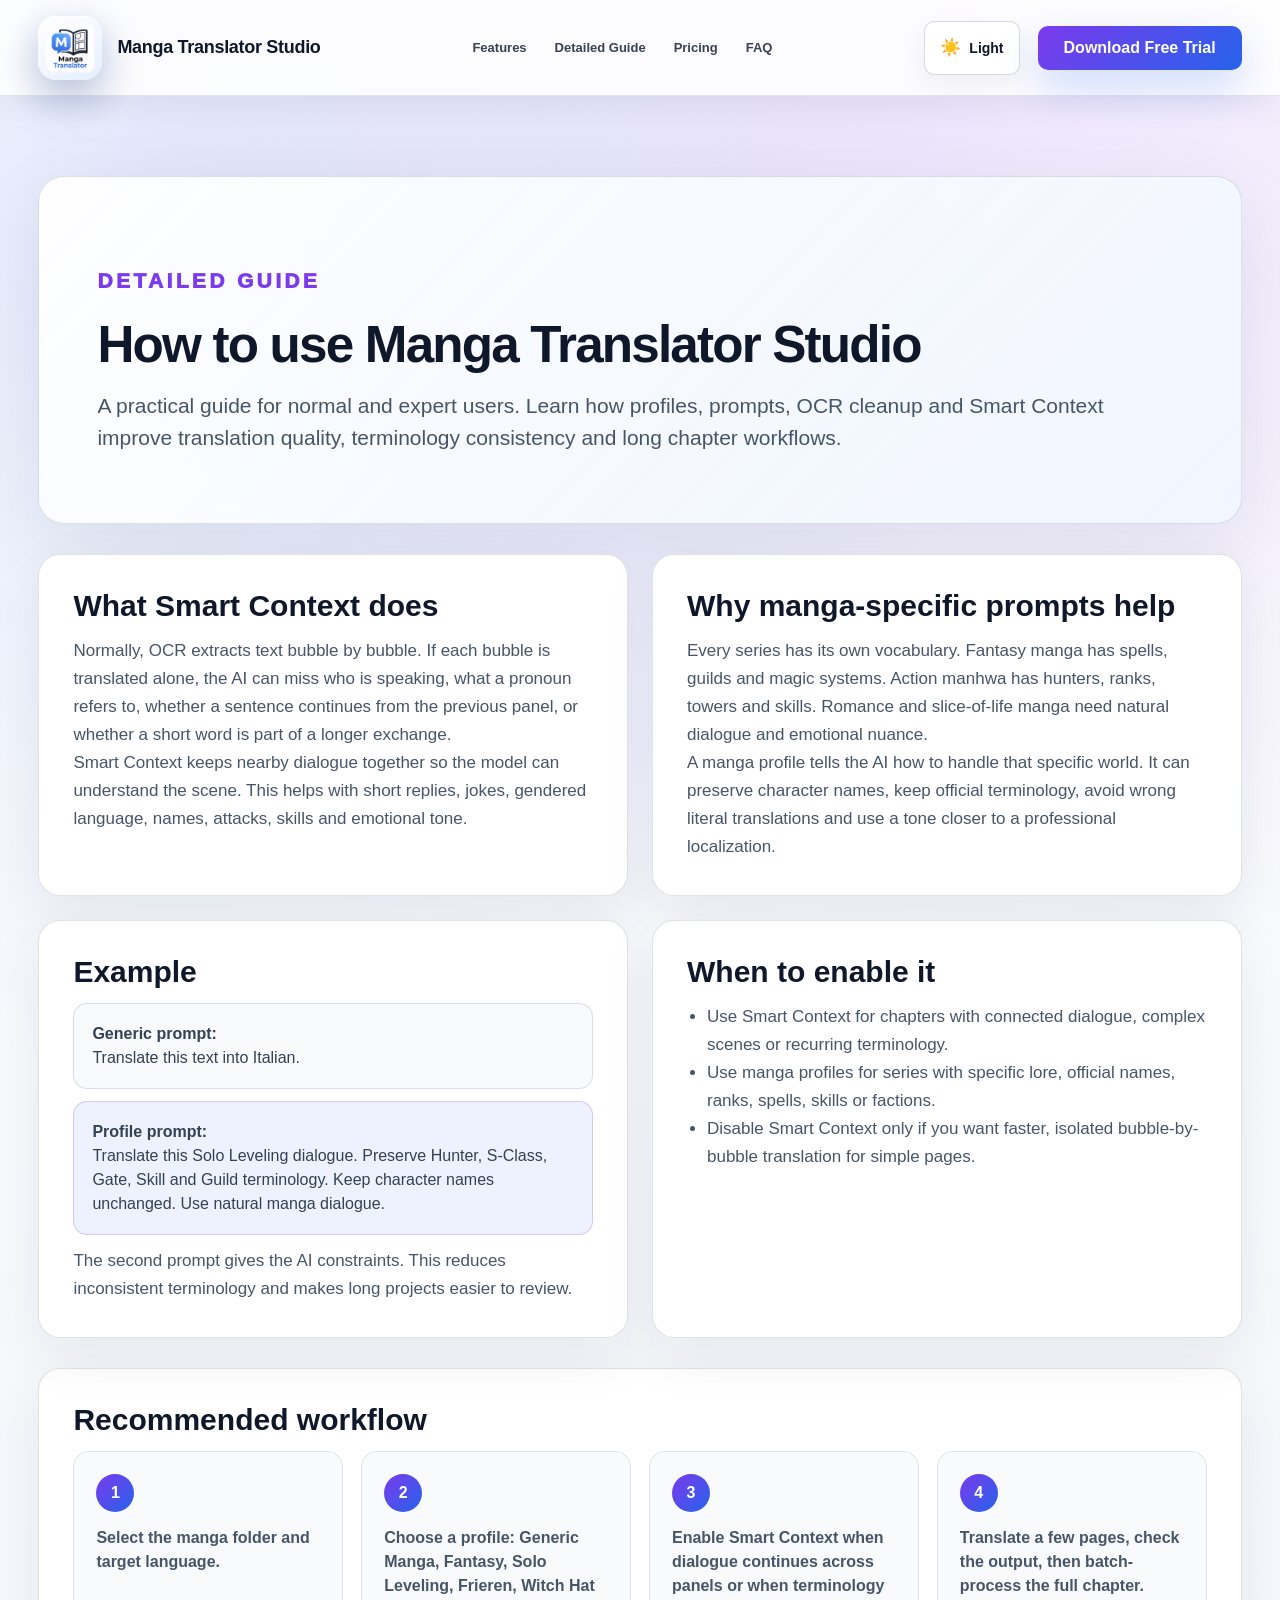
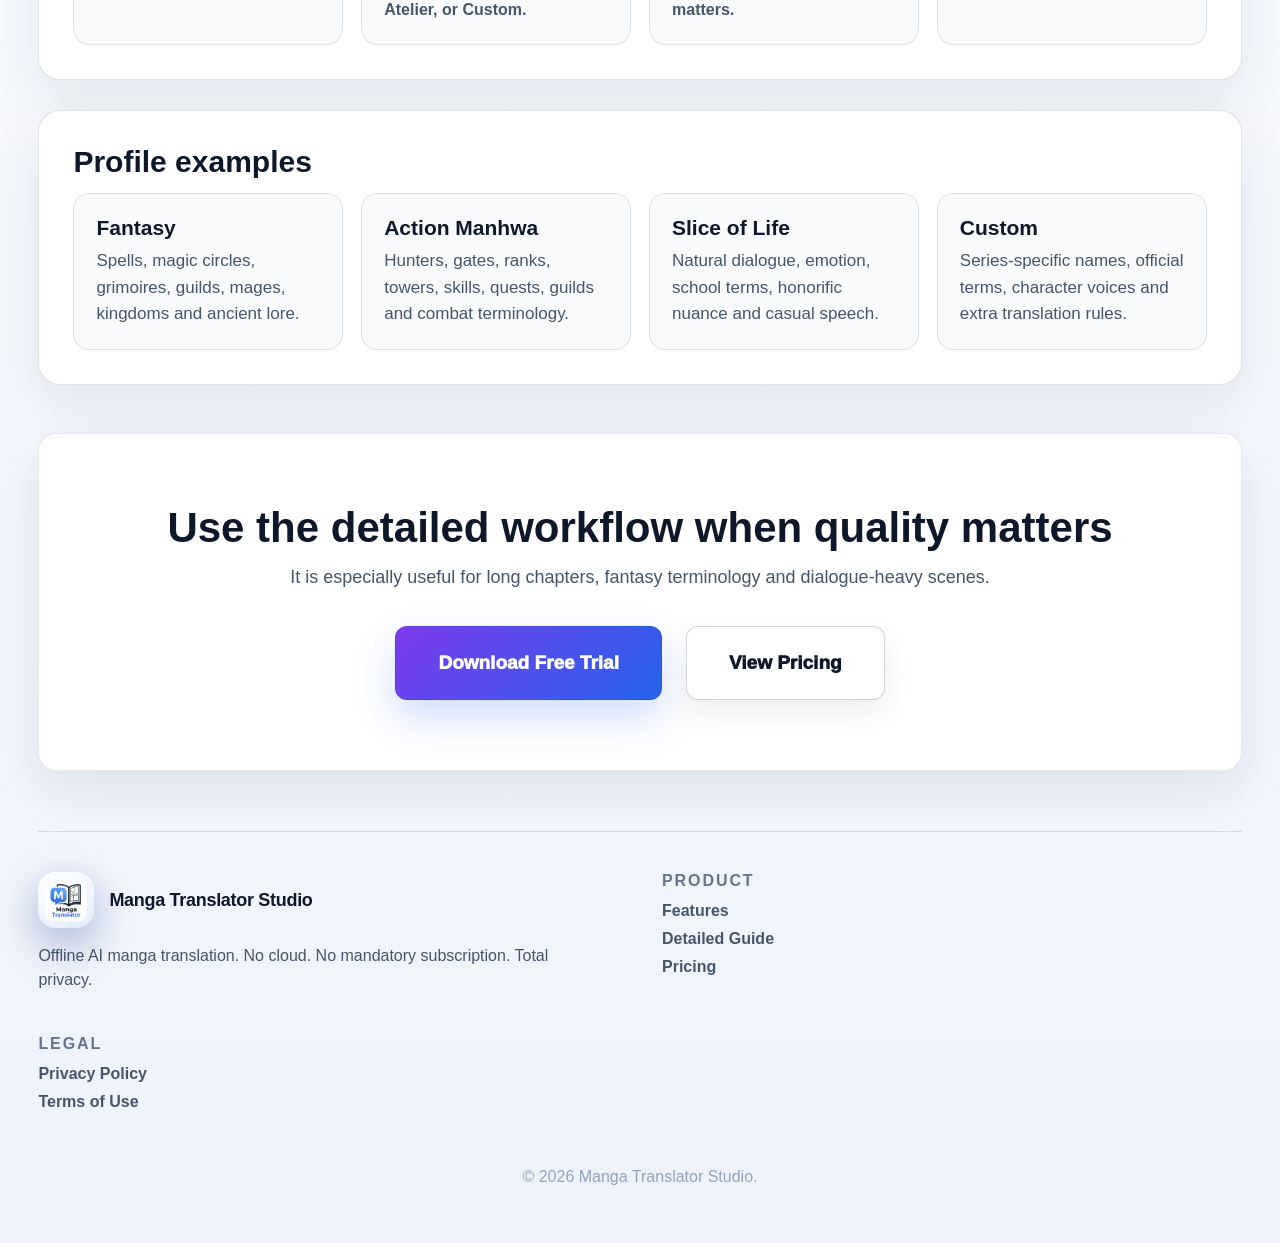
<file: smart-context.html>
<!DOCTYPE html>
<html lang="en">
<head>
  <meta charset="UTF-8" />
  <meta name="viewport" content="width=device-width, initial-scale=1.0" />
  <title>Detailed Guide | Manga Translator Studio</title>
  <meta name="description" content="Learn how to use Manga Translator Studio, profiles, prompts and Smart Context for better manga translation quality." />
  <link rel="icon" type="image/png" href="assets/logo/logo.png" />
  <link rel="apple-touch-icon" href="assets/logo/logo.png" />
  <link rel="stylesheet" href="style.css" />
</head>
<body>
<header class="site-header">
  <div class="nav-shell">
    <a class="brand" href="index.html#top" aria-label="Manga Translator Studio"><img class="brand-logo" src="assets/logo/logo.png" alt="Manga Translator Studio logo" /><span class="brand-text">Manga Translator Studio</span></a>
    <nav class="main-nav" aria-label="Main navigation">
      <a href="index.html#features">Features</a>
      <a href="smart-context.html">Detailed Guide</a>
      <a href="index.html#pricing">Pricing</a>
      <a href="index.html#faq">FAQ</a>
    </nav>
    <div class="nav-actions"><button id="themeToggle" class="theme-toggle" type="button" aria-label="Switch theme" title="Switch theme"><span class="theme-icon">☀️</span><span class="theme-text">Light</span></button><a class="top-download" href="index.html#download">Download Free Trial</a></div>
  </div>
</header>
<main class="guide-page">
  <section class="section-wide guide-hero">
    <p class="eyebrow">DETAILED GUIDE</p>
    <h1>How to use Manga Translator Studio</h1>
    <p>A practical guide for normal and expert users. Learn how profiles, prompts, OCR cleanup and Smart Context improve translation quality, terminology consistency and long chapter workflows.</p>
  </section>

  <section class="section-wide guide-grid">
    <article>
      <h2>What Smart Context does</h2>
      <p>Normally, OCR extracts text bubble by bubble. If each bubble is translated alone, the AI can miss who is speaking, what a pronoun refers to, whether a sentence continues from the previous panel, or whether a short word is part of a longer exchange.</p>
      <p>Smart Context keeps nearby dialogue together so the model can understand the scene. This helps with short replies, jokes, gendered language, names, attacks, skills and emotional tone.</p>
    </article>
    <article>
      <h2>Why manga-specific prompts help</h2>
      <p>Every series has its own vocabulary. Fantasy manga has spells, guilds and magic systems. Action manhwa has hunters, ranks, towers and skills. Romance and slice-of-life manga need natural dialogue and emotional nuance.</p>
      <p>A manga profile tells the AI how to handle that specific world. It can preserve character names, keep official terminology, avoid wrong literal translations and use a tone closer to a professional localization.</p>
    </article>
    <article>
      <h2>Example</h2>
      <div class="guide-example"><b>Generic prompt:</b><br />Translate this text into Italian.</div>
      <div class="guide-example good"><b>Profile prompt:</b><br />Translate this Solo Leveling dialogue. Preserve Hunter, S-Class, Gate, Skill and Guild terminology. Keep character names unchanged. Use natural manga dialogue.</div>
      <p>The second prompt gives the AI constraints. This reduces inconsistent terminology and makes long projects easier to review.</p>
    </article>
    <article>
      <h2>When to enable it</h2>
      <ul>
        <li>Use Smart Context for chapters with connected dialogue, complex scenes or recurring terminology.</li>
        <li>Use manga profiles for series with specific lore, official names, ranks, spells, skills or factions.</li>
        <li>Disable Smart Context only if you want faster, isolated bubble-by-bubble translation for simple pages.</li>
      </ul>
    </article>
  </section>

  <section class="section-wide guide-section">
    <h2>Recommended workflow</h2>
    <div class="guide-steps">
      <div><b>1</b><span>Select the manga folder and target language.</span></div>
      <div><b>2</b><span>Choose a profile: Generic Manga, Fantasy, Solo Leveling, Frieren, Witch Hat Atelier, or Custom.</span></div>
      <div><b>3</b><span>Enable Smart Context when dialogue continues across panels or when terminology matters.</span></div>
      <div><b>4</b><span>Translate a few pages, check the output, then batch-process the full chapter.</span></div>
    </div>
  </section>

  <section class="section-wide guide-section">
    <h2>Profile examples</h2>
    <div class="profile-grid">
      <div><h3>Fantasy</h3><p>Spells, magic circles, grimoires, guilds, mages, kingdoms and ancient lore.</p></div>
      <div><h3>Action Manhwa</h3><p>Hunters, gates, ranks, towers, skills, quests, guilds and combat terminology.</p></div>
      <div><h3>Slice of Life</h3><p>Natural dialogue, emotion, school terms, honorific nuance and casual speech.</p></div>
      <div><h3>Custom</h3><p>Series-specific names, official terms, character voices and extra translation rules.</p></div>
    </div>
  </section>

  <section class="section-wide cta-panel"><h2>Use the detailed workflow when quality matters</h2><p>It is especially useful for long chapters, fantasy terminology and dialogue-heavy scenes.</p><div class="hero-actions center"><a class="btn primary" href="index.html#download">Download Free Trial</a><a class="btn secondary" href="index.html#pricing">View Pricing</a></div></section>
</main>
<footer class="site-footer"><div><a class="brand footer-brand" href="index.html#top"><img class="brand-logo" src="assets/logo/logo.png" alt="Manga Translator Studio logo" /><span class="brand-text">Manga Translator Studio</span></a><p>Offline AI manga translation. No cloud. No mandatory subscription. Total privacy.</p></div><div><h4>Product</h4><a href="index.html#features">Features</a><a href="smart-context.html">Detailed Guide</a><a href="index.html#pricing">Pricing</a></div><div><h4>Legal</h4><a href="privacy.html">Privacy Policy</a><a href="#">Terms of Use</a></div><p class="copyright">© 2026 Manga Translator Studio.</p></footer>
<script src="i18n.js"></script><script src="site.js"></script>
</body>
</html>
</file>
<file: style.css>
*{box-sizing:border-box;margin:0;padding:0}html{scroll-behavior:smooth}body{font-family:Inter,Segoe UI,Arial,sans-serif;background:#030913;color:#f7f7ff;overflow-x:hidden;background-image:radial-gradient(circle at 70% 0%,rgba(72,54,174,.22),transparent 34%),radial-gradient(circle at 20% 20%,rgba(0,119,255,.13),transparent 28%)}a{text-decoration:none;color:inherit}img{display:block;max-width:100%}:root{--page:94vw;--max:3540px;--header:122px;--panel:rgba(10,20,36,.72);--panel2:rgba(13,26,45,.82);--line:rgba(142,166,205,.18);--muted:#aab4c8;--blue:#2388ff;--purple:#7c3cff;--pink:#ff3da6;--shadow:0 28px 100px rgba(0,0,0,.34)}.section-wide{width:var(--page);max-width:var(--max);margin-inline:auto}.site-header{position:sticky;top:0;height:var(--header);z-index:50;background:rgba(3,9,19,.82);backdrop-filter:blur(22px);border-bottom:1px solid var(--line)}.nav-shell{height:100%;display:flex;align-items:center;justify-content:space-between;gap:42px;width:var(--page);max-width:var(--max);margin:auto}.brand{display:flex;align-items:center;gap:15px}.brand-mark{width:48px;height:48px;border-radius:11px;background:linear-gradient(135deg,#ffb42b,#ff6a00);display:grid;place-items:center;color:#0b0c10;font-weight:1000;font-size:24px;box-shadow:0 0 0 1px rgba(255,255,255,.16) inset}.brand-text{font-size:23px;font-weight:900;letter-spacing:-.3px}.main-nav{display:flex;align-items:center;gap:48px;font-size:16px;font-weight:750;color:#e9ecff}.main-nav a{opacity:.92}.main-nav a:hover{color:#8c6dff}.nav-actions{display:flex;align-items:center;gap:18px}.language-select{height:54px;min-width:178px;border:1px solid var(--line);border-radius:10px;background:#07101d;color:#fff;padding:0 18px;font-weight:800}.top-download{height:54px;padding:0 26px;border-radius:10px;display:inline-flex;align-items:center;font-weight:900;background:linear-gradient(135deg,var(--purple),var(--blue));box-shadow:0 12px 34px rgba(71,95,255,.28)}.hero{min-height:700px;display:grid;grid-template-columns:1.05fr .95fr;gap:64px;align-items:center;padding:52px 0 24px}.eyebrow{font-size:17px;font-weight:1000;letter-spacing:.16em;text-transform:uppercase;color:#8b5cff;margin-bottom:22px}.hero h1{font-size:clamp(58px,4.1vw,108px);line-height:.98;letter-spacing:-2.5px;max-width:980px}.hero h1 span{display:block;background:linear-gradient(90deg,#8a3ffc,#2f8cff 70%);-webkit-background-clip:text;background-clip:text;color:transparent}.hero-subtitle{font-size:24px;line-height:1.45;color:#d5d9eb;max-width:940px;margin-top:28px}.hero-pills{display:flex;flex-wrap:wrap;gap:14px;margin-top:28px}.hero-pills span{display:flex;align-items:center;gap:10px;padding:13px 18px;border:1px solid var(--line);border-radius:10px;background:rgba(9,20,38,.64);color:#f4f6ff}.hero-pills i{font-style:normal;color:#4d91ff}.hero-actions{display:flex;gap:24px;margin-top:46px}.hero-actions.center{justify-content:center}.btn{height:74px;display:inline-flex;align-items:center;justify-content:center;gap:14px;border-radius:12px;padding:0 42px;font-size:19px;font-weight:1000;border:1px solid var(--line)}.btn svg{width:24px;height:24px;fill:none;stroke:currentColor;stroke-width:2.4;stroke-linecap:round;stroke-linejoin:round}.btn.primary{background:linear-gradient(135deg,var(--purple),var(--blue));box-shadow:0 20px 48px rgba(61,103,255,.34)}.btn.secondary{background:rgba(5,12,24,.7);border-color:rgba(255,255,255,.18)}.trial-note{margin-top:22px;color:#bac1d4;font-size:17px}.app-frame{border:1px solid rgba(139,154,190,.24);background:linear-gradient(180deg,rgba(18,24,36,.9),rgba(5,10,18,.9));border-radius:24px;padding:14px;box-shadow:var(--shadow);max-width:1320px;justify-self:end}.app-frame img{width:100%;border-radius:15px}.gallery-showcase{position:relative;margin-top:0;border:1px solid var(--line);border-radius:18px;background:linear-gradient(180deg,rgba(8,20,37,.82),rgba(5,13,25,.78));box-shadow:var(--shadow);padding:22px 96px 34px}.gallery-title{display:flex;align-items:center;justify-content:center;gap:18px;text-align:center;margin-bottom:16px}.title-icon{width:32px;height:32px;display:grid;place-items:center;color:#8a4fff;border:1px solid rgba(139,92,246,.5);border-radius:6px;font-weight:1000}.gallery-title h2{font-size:26px;line-height:1.05}.gallery-title p{color:#c3cadb;margin-top:5px;font-size:15px}.gallery-title strong{display:inline-block;margin-top:8px;font-size:14px;color:#8fb8ff;text-transform:uppercase;letter-spacing:.12em}.translation-gallery{display:flex;gap:34px;overflow:hidden;scroll-behavior:smooth;padding:4px 0 18px}.gallery-card{flex:0 0 clamp(680px,40vw,1060px);height:560px;border:1px solid rgba(255,255,255,.14);border-radius:12px;background:#111827;overflow:hidden;position:relative;cursor:pointer;box-shadow:0 12px 34px rgba(0,0,0,.28);padding:0}.gallery-card img{width:100%;height:100%;object-fit:contain;filter:contrast(1.06);background:#050914}.gallery-card:hover,.gallery-card.active{outline:3px solid var(--purple);box-shadow:0 0 28px rgba(124,60,255,.45)}.gallery-card span{position:absolute;left:0;right:0;bottom:0;background:linear-gradient(transparent,rgba(0,0,0,.88));padding:40px 12px 10px;text-align:left;font-size:15px;font-weight:900;color:white}.gallery-empty,.gallery-loading{width:100%;padding:48px 24px;text-align:center;border:1px dashed rgba(139,92,246,.4);border-radius:14px;color:#b7c1d8;background:rgba(255,255,255,.035)}.gallery-arrow{position:absolute;top:58%;transform:translateY(-50%);width:58px;height:58px;border:0;border-radius:50%;background:rgba(23,32,52,.92);color:#fff;font-size:42px;z-index:3;cursor:pointer}.gallery-arrow.left{left:28px}.gallery-arrow.right{right:28px}.gallery-dots{display:flex;justify-content:center;gap:12px;margin-top:8px}.gallery-dots button{width:12px;height:12px;border-radius:50%;border:0;background:rgba(255,255,255,.18)}.gallery-dots button.active{background:#784bff}.feature-cards{display:grid;grid-template-columns:repeat(6,1fr);gap:24px;margin-top:24px}.feature-cards article{border:1px solid var(--line);border-radius:16px;background:var(--panel);padding:32px 28px;min-height:185px}.feature-icon{width:62px;height:62px;margin-bottom:18px}.feature-icon svg{width:100%;height:100%;fill:none;stroke:currentColor;stroke-width:1.6;stroke-linecap:round;stroke-linejoin:round}.purple{color:#8b5cff}.blue{color:#1595ff}.pink{color:#ff3da6}.feature-cards h3{font-size:21px;margin-bottom:11px}.feature-cards p{font-size:16px;color:#c2cadd;line-height:1.5}.accordion-grid{display:grid;grid-template-columns:repeat(4,1fr);gap:18px;margin-top:24px}.info-panel{border:1px solid var(--line);border-radius:16px;background:var(--panel);overflow:hidden}.info-panel summary{list-style:none;cursor:pointer;min-height:86px;padding:22px 28px;display:flex;align-items:center;justify-content:space-between;gap:14px}.info-panel summary::-webkit-details-marker{display:none}.summary-left{display:flex;align-items:center;gap:20px}.summary-left b{display:block;font-size:21px}.summary-left small{display:block;margin-top:6px;color:#aab4c8;font-size:14px}.mini-icon{width:44px;min-width:44px;height:44px;display:grid;place-items:center;color:#18a0ff;font-style:normal;font-weight:1000;font-size:18px}.info-panel em{font-style:normal;font-size:28px}.panel-body{padding:0 28px 28px;color:#cbd3e5}.table-wrap{overflow:auto}table{width:100%;border-collapse:collapse;font-size:15px}th,td{border-bottom:1px solid var(--line);padding:12px;text-align:left}th{color:#fff}.small-note{font-size:14px;color:#9eabc2;margin-top:16px}.hardware-list{display:grid;gap:10px}.hardware-list div{display:flex;justify-content:space-between;border-bottom:1px solid var(--line);padding:10px 0}.steps p,.faq-list p{padding:9px 0;line-height:1.5}.stats-strip{display:grid;grid-template-columns:repeat(5,1fr);gap:0;border:1px solid var(--line);border-radius:16px;background:var(--panel);margin-top:24px;overflow:hidden}.stats-strip div{padding:32px 38px;border-right:1px solid var(--line)}.stats-strip div:last-child{border-right:0}.stats-strip b{font-size:21px;display:block}.stats-strip span{display:block;color:#b9c2d4;margin-top:6px;font-size:16px;line-height:1.35}.cta-panel{text-align:center;border:1px solid var(--line);border-radius:18px;background:linear-gradient(180deg,rgba(8,20,37,.88),rgba(5,12,24,.82));padding:70px 30px;margin-top:48px}.cta-panel h2{font-size:42px}.cta-panel p{font-size:18px;color:#c2cadb;margin-top:15px}.cta-panel small{display:block;margin-top:20px;color:#aeb7cc}.site-footer{width:var(--page);max-width:var(--max);margin:60px auto 0;padding:40px 0 55px;display:grid;grid-template-columns:1.4fr .6fr .6fr;gap:70px;color:#c6ccda;border-top:1px solid var(--line)}.footer-brand{margin-bottom:16px}.site-footer p{max-width:520px;line-height:1.45}.site-footer h4{color:#fff;margin-bottom:12px}.site-footer a:not(.brand){display:block;margin:8px 0;color:#c6ccda}.copyright{grid-column:1/-1;text-align:center;color:#828da5!important;max-width:none!important}.lightbox{position:fixed;inset:0;background:rgba(0,0,0,.94);z-index:100;display:none;align-items:center;justify-content:center;padding:38px}.lightbox.active{display:flex}.lightbox img{max-width:92vw;max-height:90vh;object-fit:contain}.lightbox-close{position:fixed;top:22px;right:28px;background:none;border:0;color:#fff;font-size:50px;cursor:pointer}.lightbox-arrow{position:fixed;top:50%;transform:translateY(-50%);width:64px;height:86px;border:0;border-radius:18px;background:rgba(255,255,255,.1);color:white;font-size:62px;cursor:pointer}.lightbox-arrow.left{left:26px}.lightbox-arrow.right{right:26px}.lightbox-counter{position:fixed;bottom:24px;left:50%;transform:translateX(-50%);background:rgba(255,255,255,.12);padding:10px 16px;border-radius:999px;color:#fff;font-weight:800}@media(min-width:2560px){:root{--header:138px}.brand-text{font-size:30px}.brand-mark{width:60px;height:60px}.main-nav{font-size:20px;gap:64px}.language-select,.top-download{height:64px;font-size:18px}.hero{min-height:980px}.gallery-card{flex-basis:860px;height:560px}.feature-cards h3{font-size:27px}.feature-cards p,.stats-strip span{font-size:20px}.summary-left b{font-size:27px}.summary-left small{font-size:18px}.btn{height:88px;font-size:23px}}@media(max-width:1600px){:root{--header:86px}.brand-mark{width:36px;height:36px;font-size:18px}.brand-text{font-size:18px}.main-nav{font-size:13px;gap:28px}.language-select,.top-download{height:44px}.hero{min-height:650px;gap:46px}.hero h1{font-size:clamp(52px,4.5vw,82px)}.hero-subtitle{font-size:20px}.feature-cards{grid-template-columns:repeat(6,1fr)}.feature-cards article{padding:24px 20px}.feature-cards h3{font-size:18px}.feature-cards p{font-size:14px}.accordion-grid{grid-template-columns:repeat(4,1fr)}}@media(max-width:1200px){.main-nav{display:none}.hero{grid-template-columns:1fr;min-height:auto;padding:52px 0}.app-frame{max-width:1000px}.feature-cards{grid-template-columns:repeat(3,1fr)}.accordion-grid{grid-template-columns:repeat(2,1fr)}.stats-strip{grid-template-columns:repeat(2,1fr)}.stats-strip div{border-bottom:1px solid var(--line)}}@media(max-width:768px){:root{--header:82px;--page:94vw}.site-header{height:auto;min-height:var(--header)}.nav-shell{padding:12px 0}.brand-text{font-size:15px}.nav-actions{margin-left:auto}.top-download{display:none}.hero{padding:34px 0}.hero h1{font-size:50px;letter-spacing:-2px}.hero-subtitle{font-size:18px}.hero-actions{flex-direction:column}.btn{width:100%;height:62px}.gallery-showcase{padding:22px 46px}.translation-gallery{gap:18px}.gallery-card{flex-basis:82vw;height:56vw;max-height:520px}.feature-cards,.accordion-grid,.stats-strip{grid-template-columns:1fr}.feature-cards article{min-height:unset}.site-footer{grid-template-columns:1fr}.gallery-arrow{width:42px;height:42px;font-size:32px}.gallery-arrow.left{left:8px}.gallery-arrow.right{right:8px}}@media(max-width:480px){:root{--header:116px}.nav-shell{flex-wrap:wrap;justify-content:center}.brand{width:100%;justify-content:center}.nav-actions{width:100%;justify-content:center;margin:0}.language-select{width:100%;max-width:230px}.hero h1{font-size:38px}.hero-pills span{width:100%;justify-content:center}.gallery-title h2{font-size:24px}.gallery-showcase{padding:20px 38px}.gallery-card{flex-basis:84vw;height:58vw}.stats-strip div{padding:24px}.info-panel summary{padding:20px}.summary-left b{font-size:18px}.lightbox{padding:14px}.lightbox-arrow{width:42px;height:58px;font-size:40px}.lightbox-arrow.left{left:4px}.lightbox-arrow.right{right:4px}}@media(max-width:320px){.hero h1{font-size:32px}.hero-subtitle{font-size:16px}.brand-text{font-size:13px}.gallery-card{flex-basis:84vw;height:58vw}.section-wide{width:95vw}}

/* V12: hero più compatto + screenshot app più grande + galleria a singola/doppia immagine grande */
.hero{
  min-height:640px;
  grid-template-columns:.82fr 1.18fr;
  gap:54px;
  padding:42px 0 22px;
}
.hero h1{
  font-size:clamp(50px,3.55vw,92px);
  letter-spacing:-2px;
  max-width:860px;
}
.hero-subtitle{
  font-size:21px;
  max-width:820px;
  margin-top:24px;
}
.app-frame{
  max-width:1500px;
  width:100%;
  justify-self:end;
  padding:12px;
}
.gallery-showcase{
  padding:22px 104px 38px;
  margin-top:18px;
}
.gallery-title{
  margin-bottom:14px;
}
.gallery-title h2{
  font-size:25px;
}
.gallery-title p{
  font-size:14px;
}
.translation-gallery{
  gap:46px;
  overflow-x:auto;
  overflow-y:hidden;
  scroll-snap-type:x mandatory;
  scrollbar-width:none;
  padding:8px 0 22px;
}
.translation-gallery::-webkit-scrollbar{display:none;}
.gallery-card{
  flex:0 0 min(1120px,82vw);
  height:clamp(520px,52vw,860px);
  scroll-snap-align:center;
  border-radius:16px;
}
.gallery-card img{
  width:100%;
  height:100%;
  object-fit:contain;
  background:#050914;
}
.gallery-card span{
  font-size:17px;
  padding:52px 18px 16px;
}
.gallery-arrow{
  top:56%;
  width:66px;
  height:66px;
  font-size:48px;
}
.gallery-arrow.left{left:24px;}
.gallery-arrow.right{right:24px;}

@media(min-width:2560px){
  .hero{grid-template-columns:.78fr 1.22fr;min-height:920px;}
  .hero h1{font-size:clamp(70px,3.7vw,128px);}
  .app-frame{max-width:1850px;}
  .gallery-card{flex-basis:min(1420px,76vw);height:880px;}
}
@media(max-width:1600px){
  .hero{grid-template-columns:.86fr 1.14fr;gap:38px;min-height:600px;}
  .hero h1{font-size:clamp(46px,3.9vw,72px);}
  .hero-subtitle{font-size:18px;}
  .gallery-card{flex-basis:min(900px,80vw);height:560px;}
}
@media(max-width:1200px){
  .hero{grid-template-columns:1fr;}
  .app-frame{max-width:1100px;justify-self:center;}
  .gallery-card{flex-basis:86vw;height:62vw;min-height:430px;}
}
@media(max-width:768px){
  .gallery-showcase{padding:20px 48px 30px;}
  .gallery-card{flex-basis:86vw;height:66vw;min-height:320px;}
  .gallery-arrow{width:44px;height:44px;font-size:34px;}
  .gallery-arrow.left{left:6px;}
  .gallery-arrow.right{right:6px;}
}
@media(max-width:480px){
  .hero h1{font-size:36px;}
  .gallery-card{flex-basis:84vw;height:68vw;min-height:260px;}
}

/* Fix gallery messages */
.gallery-notice{flex:0 0 100%;padding:14px 18px;border:1px solid rgba(35,136,255,.35);border-radius:12px;background:rgba(35,136,255,.08);color:#c8d6ef;font-size:15px;line-height:1.45;margin-bottom:8px}

/* Final UX tweaks requested */
.language-select{
  min-width:210px;
  font-size:16px;
}
.gallery-showcase{
  padding-top:34px;
  padding-bottom:52px;
}
.gallery-title h2{
  font-size:clamp(32px,1.9vw,48px);
}
.gallery-title p{
  font-size:clamp(16px,1vw,22px);
}
.gallery-title strong{
  font-size:clamp(15px,.9vw,20px);
}
.gallery-card{
  /* roughly +30% bigger than original */
  flex-basis:min(1450px,86vw);
  height:clamp(680px,58vw,1040px);
}
@media(max-width:1600px){
  .gallery-card{flex-basis:min(1120px,84vw);height:680px;}
}
@media(max-width:1200px){
  .gallery-card{flex-basis:86vw;height:68vw;min-height:520px;}
}
@media(max-width:768px){
  .gallery-card{flex-basis:86vw;height:72vw;min-height:340px;}
}


/* v14 updates */
.hero-shots{display:grid;grid-template-columns:repeat(3,1fr);gap:12px;margin-top:14px}
.hero-shot{border:1px solid rgba(255,255,255,.16);background:#07101d;border-radius:12px;padding:0;overflow:hidden;cursor:pointer;min-height:72px}
.hero-shot img{width:100%;height:92px;object-fit:cover;opacity:.92;transition:transform .2s ease,opacity .2s ease}
.hero-shot:hover img{transform:scale(1.035);opacity:1}
.gallery-showcase{padding-top:34px;padding-bottom:48px}
.translation-gallery{gap:42px}
.gallery-card{flex:0 0 clamp(680px,40vw,1060px)!important;height:560px!important}
.gallery-card span{font-size:17px;padding:46px 16px 14px}
.language-select{font-size:16px}
@media(max-width:900px){.gallery-card{flex-basis:88vw!important;height:440px!important}.hero-shots{grid-template-columns:1fr}.hero-shot img{height:140px}}

/* v16: PNG logo + corrected app preview frame */
.brand-logo{
  width:48px;
  height:48px;
  object-fit:contain;
  flex:0 0 auto;
  border-radius:12px;
}
.brand-mark{display:none!important;}

.app-frame{
  width:100%;
  max-width:1680px;
  aspect-ratio:2048/1311;
  padding:10px;
  display:flex;
  align-items:center;
  justify-content:center;
  overflow:hidden;
}
.app-frame > img#appPreviewImage{
  width:100%;
  height:100%;
  object-fit:contain;
  border-radius:16px;
  background:#1f2024;
}

/* New app screenshot is wide: give the hero more room on desktop */
@media(min-width:1201px){
  .hero{
    grid-template-columns:.72fr 1.28fr;
    gap:44px;
    align-items:center;
  }
  .app-frame{justify-self:end;}
}
@media(min-width:2560px){
  .app-frame{max-width:2100px;}
}
@media(max-width:1200px){
  .app-frame{
    max-width:1100px;
    justify-self:center;
  }
}
@media(max-width:768px){
  .brand-logo{width:40px;height:40px;}
  .app-frame{padding:7px;border-radius:18px;}
  .app-frame > img#appPreviewImage{border-radius:12px;}
}

/* v17 WHITE THEME — clean SaaS landing page */
:root{
  --page:94vw;
  --max:3540px;
  --header:96px;
  --panel:#ffffff;
  --panel2:#f8fafc;
  --line:rgba(15,23,42,.12);
  --muted:#64748b;
  --blue:#2563eb;
  --purple:#7c3aed;
  --pink:#e11d48;
  --shadow:0 28px 90px rgba(15,23,42,.12);
}
html,body{background:#f6f8fc!important;color:#0f172a!important;}
body{
  background-image:
    radial-gradient(circle at 72% 0%,rgba(124,58,237,.14),transparent 34%),
    radial-gradient(circle at 14% 8%,rgba(37,99,235,.12),transparent 30%),
    linear-gradient(180deg,#ffffff 0%,#f6f8fc 48%,#eef3fb 100%)!important;
}
.site-header{
  background:rgba(255,255,255,.86)!important;
  border-bottom:1px solid rgba(15,23,42,.10)!important;
  box-shadow:0 10px 32px rgba(15,23,42,.055)!important;
}
.brand-text,.main-nav,body,a{color:#0f172a!important;}
.main-nav a{opacity:.82!important;}
.main-nav a:hover{color:#2563eb!important;opacity:1!important;}
.language-select{
  background:#ffffff!important;
  color:#0f172a!important;
  border:1px solid rgba(15,23,42,.18)!important;
  box-shadow:0 10px 26px rgba(15,23,42,.06)!important;
}
.top-download,.btn.primary{
  color:#fff!important;
  background:linear-gradient(135deg,#7c3aed,#2563eb)!important;
  box-shadow:0 18px 40px rgba(37,99,235,.22)!important;
}
.btn.secondary{
  background:#ffffff!important;
  color:#0f172a!important;
  border-color:rgba(15,23,42,.18)!important;
  box-shadow:0 12px 28px rgba(15,23,42,.08)!important;
}
.eyebrow{color:#7c3aed!important;}
.hero h1{color:#0f172a!important;}
.hero h1 span{
  background:linear-gradient(90deg,#7c3aed,#2563eb 70%)!important;
  -webkit-background-clip:text!important;
  background-clip:text!important;
  color:transparent!important;
}
.hero-subtitle,.trial-note,.gallery-title p,.feature-cards p,.summary-left small,.panel-body,.small-note,.stats-strip span,.cta-panel p,.cta-panel small,.site-footer,.site-footer a:not(.brand){color:#475569!important;}
.hero-pills span{
  background:#ffffff!important;
  border:1px solid rgba(15,23,42,.12)!important;
  color:#0f172a!important;
  box-shadow:0 12px 30px rgba(15,23,42,.07)!important;
}
.hero-pills i{color:#2563eb!important;}
.app-frame{
  background:linear-gradient(180deg,#ffffff,#eef3fb)!important;
  border:1px solid rgba(15,23,42,.12)!important;
  box-shadow:0 30px 90px rgba(15,23,42,.16)!important;
}
.app-frame > img#appPreviewImage{background:#202124!important;}
.gallery-showcase,.feature-cards article,.info-panel,.stats-strip,.cta-panel{
  background:#ffffff!important;
  border:1px solid rgba(15,23,42,.10)!important;
  box-shadow:0 18px 54px rgba(15,23,42,.08)!important;
}
.gallery-title h2,.feature-cards h3,.summary-left b,.stats-strip b,.cta-panel h2,.site-footer h4,th{color:#0f172a!important;}
.title-icon{
  background:#f5f3ff!important;
  color:#7c3aed!important;
  border-color:rgba(124,58,237,.24)!important;
}
.gallery-title strong{color:#2563eb!important;}
.translation-gallery{scrollbar-color:#cbd5e1 transparent!important;}
.gallery-card{
  background:#f8fafc!important;
  border:1px solid rgba(15,23,42,.12)!important;
  box-shadow:0 16px 44px rgba(15,23,42,.13)!important;
}
.gallery-card img{background:#f8fafc!important;}
.gallery-card:hover,.gallery-card.active{
  outline:3px solid #7c3aed!important;
  box-shadow:0 18px 52px rgba(124,58,237,.22)!important;
}
.gallery-card span{
  color:#fff!important;
  background:linear-gradient(transparent,rgba(15,23,42,.82))!important;
}
.gallery-empty,.gallery-loading,.gallery-notice{
  background:#f8fafc!important;
  color:#475569!important;
  border-color:rgba(37,99,235,.22)!important;
}
.gallery-arrow{
  background:#ffffff!important;
  color:#0f172a!important;
  border:1px solid rgba(15,23,42,.10)!important;
  box-shadow:0 14px 36px rgba(15,23,42,.14)!important;
}
.gallery-dots button{background:#cbd5e1!important;}
.gallery-dots button.active{background:#7c3aed!important;}
.info-panel summary{background:#ffffff!important;}
.info-panel em{color:#334155!important;}
td,th{border-bottom:1px solid rgba(15,23,42,.10)!important;}
.hardware-list div,.stats-strip div{border-color:rgba(15,23,42,.10)!important;}
.site-footer{border-top:1px solid rgba(15,23,42,.12)!important;}
.copyright{color:#94a3b8!important;}
.lightbox{background:rgba(15,23,42,.92)!important;}
.lightbox-counter{background:rgba(255,255,255,.92)!important;color:#0f172a!important;}
.lightbox-arrow{background:rgba(255,255,255,.92)!important;color:#0f172a!important;}
.lightbox-close{color:#fff!important;}
.hero-shot{background:#ffffff!important;border:1px solid rgba(15,23,42,.12)!important;box-shadow:0 10px 30px rgba(15,23,42,.08)!important;}
@media(max-width:768px){.site-header{background:rgba(255,255,255,.94)!important;}}

/* Pricing section v18 */
.pricing-section{margin-top:48px;border:1px solid var(--line);border-radius:22px;background:linear-gradient(180deg,rgba(255,255,255,.88),rgba(248,250,252,.82));box-shadow:0 24px 80px rgba(15,23,42,.08);padding:58px 42px;color:#0f172a;}
.pricing-head{text-align:center;max-width:980px;margin:0 auto 34px;}
.pricing-head .eyebrow{margin-bottom:12px;color:#7c3cff!important;}
.pricing-head h2{font-size:clamp(34px,3vw,58px);line-height:1.05;letter-spacing:-1.2px;color:#0f172a;}
.pricing-head p{font-size:18px;line-height:1.55;color:#475569;margin-top:16px;}
.pricing-cards{display:grid;grid-template-columns:repeat(2,minmax(0,1fr));gap:26px;max-width:1250px;margin:0 auto 34px;}
.price-card{position:relative;border:1px solid rgba(15,23,42,.12);border-radius:22px;background:#fff;padding:34px;box-shadow:0 18px 50px rgba(15,23,42,.08);display:flex;flex-direction:column;min-height:520px;}
.lifetime-card{border:2px solid rgba(124,60,255,.45);box-shadow:0 26px 80px rgba(124,60,255,.16);}
.best-badge{position:absolute;top:18px;right:18px;background:linear-gradient(135deg,var(--purple),var(--blue));color:#fff;border-radius:999px;padding:8px 14px;font-weight:900;font-size:13px;}
.price-card h3{font-size:30px;color:#0f172a;margin-bottom:8px;}
.price-card-top p{color:#64748b;line-height:1.45;font-size:16px;min-height:44px;}
.price-value{font-size:54px;line-height:1;font-weight:1000;color:#0f172a;margin:28px 0;letter-spacing:-1.5px;}
.price-card ul{list-style:none;display:grid;gap:13px;margin-bottom:30px;color:#1e293b;font-weight:700;line-height:1.35;}
.price-card li{border-bottom:1px solid rgba(15,23,42,.08);padding-bottom:12px;}
.price-btn{width:100%;margin-top:auto;height:62px;font-size:17px;}
.comparison-wrap{max-width:1250px;margin:0 auto;overflow:auto;border:1px solid rgba(15,23,42,.12);border-radius:18px;background:#fff;box-shadow:0 12px 40px rgba(15,23,42,.06);}
.comparison-table{min-width:720px;}
.comparison-table th{color:#0f172a!important;background:#f1f5f9;font-size:16px;}
.comparison-table td,.comparison-table th{padding:18px 22px;border-bottom:1px solid rgba(15,23,42,.1);}
.comparison-table td:not(:first-child),.comparison-table th:not(:first-child){text-align:center;font-weight:900;}
.comparison-table tr:last-child td{border-bottom:0;}
.pricing-note{text-align:center;max-width:980px;margin:24px auto 0;color:#475569;font-size:17px;line-height:1.55;font-weight:700;}
@media(max-width:900px){.pricing-section{padding:38px 18px}.pricing-cards{grid-template-columns:1fr}.price-card{min-height:auto;padding:26px}.price-value{font-size:44px}.best-badge{position:static;width:max-content;margin-bottom:16px}.pricing-head p{font-size:16px}}

/* v19: site light/dark toggle + screenshot carousel + 5-plan pricing */
.theme-toggle{
  height:54px;
  display:inline-flex;
  align-items:center;
  gap:8px;
  border:1px solid rgba(15,23,42,.16);
  border-radius:10px;
  padding:0 15px;
  background:#fff;
  color:#0f172a;
  font-weight:900;
  cursor:pointer;
  box-shadow:0 10px 26px rgba(15,23,42,.06);
}
.theme-icon{font-size:17px;line-height:1}.theme-text{font-size:14px}
.preview-mode-badge{
  position:absolute;
  top:20px;
  left:22px;
  z-index:2;
  background:rgba(15,23,42,.78);
  color:#fff;
  border:1px solid rgba(255,255,255,.22);
  border-radius:999px;
  padding:8px 13px;
  font-size:13px;
  font-weight:900;
  backdrop-filter:blur(12px);
}
.app-frame{position:relative;}
.app-frame > img#appPreviewImage{transition:opacity .28s ease, transform .28s ease;}
.app-frame.is-changing > img#appPreviewImage{opacity:.25;transform:scale(.985)}
.pricing-cards-five{grid-template-columns:repeat(5,minmax(0,1fr));max-width:1920px;gap:18px;}
.pricing-cards-five .price-card{padding:28px;min-height:560px;}
.pricing-cards-five .price-card h3{font-size:27px;}
.pricing-cards-five .price-card-top p{font-size:15px;min-height:44px;}
.pricing-cards-five .price-value{font-size:42px;}
.price-value span{font-size:17px;font-weight:900;color:#64748b;margin-left:4px;letter-spacing:0;}
.plan-badge{position:absolute;top:18px;right:18px;border-radius:999px;padding:8px 13px;font-size:12px;font-weight:1000;}
.plan-badge.subtle{background:#eef2ff;color:#3730a3;}
.popular-card{border:2px solid rgba(37,99,235,.38);box-shadow:0 24px 70px rgba(37,99,235,.14);}
.comparison-table{min-width:980px;}

body.theme-dark, body.theme-dark a{color:#f7f7ff!important;}
body.theme-dark{
  background:#030913!important;
  background-image:radial-gradient(circle at 70% 0%,rgba(72,54,174,.22),transparent 34%),radial-gradient(circle at 20% 20%,rgba(0,119,255,.13),transparent 28%)!important;
}
body.theme-dark .site-header{background:rgba(3,9,19,.82)!important;border-bottom:1px solid rgba(142,166,205,.18)!important;box-shadow:none!important;}
body.theme-dark .brand-text,body.theme-dark .main-nav,body.theme-dark .gallery-title h2,body.theme-dark .feature-cards h3,body.theme-dark .summary-left b,body.theme-dark .stats-strip b,body.theme-dark .cta-panel h2,body.theme-dark .site-footer h4,body.theme-dark th{color:#f7f7ff!important;}
body.theme-dark .main-nav a{color:#e9ecff!important;opacity:.9!important;}
body.theme-dark .main-nav a:hover{color:#8c6dff!important;}
body.theme-dark .language-select,body.theme-dark .theme-toggle{background:#07101d!important;color:#fff!important;border-color:rgba(142,166,205,.18)!important;box-shadow:none!important;}
body.theme-dark .btn.secondary{background:rgba(5,12,24,.7)!important;color:#fff!important;border-color:rgba(255,255,255,.18)!important;box-shadow:none!important;}
body.theme-dark .hero h1{color:#fff!important;}
body.theme-dark .hero-subtitle,body.theme-dark .trial-note,body.theme-dark .gallery-title p,body.theme-dark .feature-cards p,body.theme-dark .summary-left small,body.theme-dark .panel-body,body.theme-dark .small-note,body.theme-dark .stats-strip span,body.theme-dark .cta-panel p,body.theme-dark .cta-panel small,body.theme-dark .site-footer,body.theme-dark .site-footer a:not(.brand){color:#c2cadd!important;}
body.theme-dark .hero-pills span{background:rgba(9,20,38,.64)!important;border-color:rgba(142,166,205,.18)!important;color:#f4f6ff!important;box-shadow:none!important;}
body.theme-dark .app-frame{background:linear-gradient(180deg,rgba(18,24,36,.9),rgba(5,10,18,.9))!important;border-color:rgba(139,154,190,.24)!important;box-shadow:0 28px 100px rgba(0,0,0,.34)!important;}
body.theme-dark .gallery-showcase,body.theme-dark .feature-cards article,body.theme-dark .info-panel,body.theme-dark .stats-strip,body.theme-dark .cta-panel,body.theme-dark .pricing-section{background:linear-gradient(180deg,rgba(8,20,37,.88),rgba(5,12,24,.82))!important;border-color:rgba(142,166,205,.18)!important;box-shadow:0 28px 100px rgba(0,0,0,.28)!important;color:#f7f7ff!important;}
body.theme-dark .price-card,body.theme-dark .comparison-wrap{background:rgba(13,26,45,.92)!important;border-color:rgba(142,166,205,.18)!important;box-shadow:0 18px 56px rgba(0,0,0,.22)!important;color:#f7f7ff!important;}
body.theme-dark .price-card h3,body.theme-dark .price-value,body.theme-dark .pricing-head h2{color:#fff!important;}
body.theme-dark .price-card-top p,body.theme-dark .pricing-head p,body.theme-dark .pricing-note,body.theme-dark .price-value span{color:#aab4c8!important;}
body.theme-dark .price-card ul{color:#e8edff!important;}
body.theme-dark .price-card li,body.theme-dark .comparison-table td,body.theme-dark .comparison-table th{border-color:rgba(142,166,205,.18)!important;}
body.theme-dark .comparison-table th{background:rgba(255,255,255,.06)!important;color:#fff!important;}
body.theme-dark .plan-badge.subtle{background:rgba(37,99,235,.18);color:#bcd2ff;}
body.theme-dark .gallery-card{background:#111827!important;border-color:rgba(255,255,255,.14)!important;box-shadow:0 12px 34px rgba(0,0,0,.28)!important;}
body.theme-dark .gallery-card img{background:#050914!important;}
body.theme-dark .gallery-arrow{background:rgba(23,32,52,.92)!important;color:#fff!important;border:0!important;box-shadow:none!important;}
body.theme-dark .gallery-empty,body.theme-dark .gallery-loading,body.theme-dark .gallery-notice{background:rgba(255,255,255,.035)!important;color:#b7c1d8!important;border-color:rgba(139,92,246,.4)!important;}
body.theme-dark .info-panel summary{background:transparent!important;}
body.theme-dark .hardware-list div,body.theme-dark .stats-strip div,body.theme-dark .site-footer{border-color:rgba(142,166,205,.18)!important;}
body.theme-dark .hero-shot{background:#07101d!important;border-color:rgba(255,255,255,.16)!important;box-shadow:none!important;}

@media(max-width:1500px){.pricing-cards-five{grid-template-columns:repeat(3,minmax(0,1fr));}.pricing-cards-five .price-card{min-height:520px;}}
@media(max-width:900px){.pricing-cards-five{grid-template-columns:1fr}.pricing-cards-five .price-card{min-height:auto}.theme-text{display:none}.theme-toggle{width:54px;justify-content:center;padding:0}.preview-mode-badge{top:14px;left:14px;font-size:12px}}

/* v20: Smart Context guide page + asset references */
.smart-guide-promo{
  margin-top:36px;
  border:1px solid rgba(15,23,42,.12);
  border-radius:22px;
  background:linear-gradient(135deg,rgba(255,255,255,.92),rgba(239,246,255,.9));
  box-shadow:0 22px 70px rgba(15,23,42,.08);
  padding:38px 42px;
  display:flex;
  align-items:center;
  justify-content:space-between;
  gap:32px;
}
.smart-guide-copy{max-width:980px}.smart-guide-copy .eyebrow{margin-bottom:8px}.smart-guide-copy h2{font-size:clamp(30px,2vw,46px);line-height:1.05;color:#0f172a}.smart-guide-copy p{margin-top:12px;color:#475569;font-size:17px;line-height:1.55}
.guide-page{padding-top:46px}.guide-hero{border:1px solid rgba(15,23,42,.12);border-radius:26px;background:linear-gradient(135deg,rgba(255,255,255,.95),rgba(239,246,255,.86));box-shadow:0 24px 80px rgba(15,23,42,.08);padding:68px 58px;margin-top:34px}.guide-hero h1{font-size:clamp(44px,4vw,86px);line-height:.98;letter-spacing:-1.8px;color:#0f172a}.guide-hero p{max-width:1120px;margin-top:20px;font-size:21px;line-height:1.55;color:#475569}.guide-grid{display:grid;grid-template-columns:repeat(2,minmax(0,1fr));gap:24px;margin-top:30px}.guide-grid article,.guide-section{border:1px solid rgba(15,23,42,.12);border-radius:22px;background:#fff;box-shadow:0 18px 55px rgba(15,23,42,.07);padding:34px}.guide-grid h2,.guide-section h2{font-size:30px;color:#0f172a;margin-bottom:14px}.guide-grid p,.guide-grid li,.guide-section p{color:#475569;font-size:17px;line-height:1.65}.guide-grid ul{padding-left:20px}.guide-example{border:1px solid rgba(15,23,42,.12);border-radius:14px;background:#f8fafc;padding:18px;color:#334155;margin:12px 0;font-size:16px;line-height:1.5}.guide-example.good{background:#eef2ff;border-color:rgba(124,58,237,.24)}.guide-section{margin-top:30px}.guide-steps{display:grid;grid-template-columns:repeat(4,minmax(0,1fr));gap:18px}.guide-steps div,.profile-grid div{border:1px solid rgba(15,23,42,.10);border-radius:16px;background:#f8fafc;padding:22px}.guide-steps b{display:grid;place-items:center;width:38px;height:38px;border-radius:50%;background:linear-gradient(135deg,var(--purple),var(--blue));color:#fff;margin-bottom:14px}.guide-steps span{color:#475569;line-height:1.5;font-weight:700}.profile-grid{display:grid;grid-template-columns:repeat(4,minmax(0,1fr));gap:18px}.profile-grid h3{font-size:21px;margin-bottom:8px;color:#0f172a}.profile-grid p{color:#475569;line-height:1.55}
body.theme-dark .smart-guide-promo,body.theme-dark .guide-hero,body.theme-dark .guide-grid article,body.theme-dark .guide-section{background:linear-gradient(180deg,rgba(8,20,37,.88),rgba(5,12,24,.82))!important;border-color:rgba(142,166,205,.18)!important;box-shadow:0 28px 100px rgba(0,0,0,.28)!important;color:#f7f7ff!important}body.theme-dark .smart-guide-copy h2,body.theme-dark .guide-hero h1,body.theme-dark .guide-grid h2,body.theme-dark .guide-section h2,body.theme-dark .profile-grid h3{color:#fff!important}body.theme-dark .smart-guide-copy p,body.theme-dark .guide-hero p,body.theme-dark .guide-grid p,body.theme-dark .guide-grid li,body.theme-dark .guide-section p{color:#c2cadd!important}body.theme-dark .guide-example,body.theme-dark .guide-steps div,body.theme-dark .profile-grid div{background:rgba(255,255,255,.045)!important;border-color:rgba(142,166,205,.18)!important;color:#dbe7ff!important}body.theme-dark .guide-example.good{background:rgba(124,58,237,.14)!important;border-color:rgba(124,58,237,.35)!important}body.theme-dark .guide-steps span{color:#c2cadd!important}
@media(max-width:1100px){.smart-guide-promo{display:block}.smart-guide-promo .btn{margin-top:22px}.guide-grid,.guide-steps,.profile-grid{grid-template-columns:1fr}.guide-hero{padding:46px 28px}.guide-hero p{font-size:18px}}

/* v21 fixes: exact app preview, video overlay, faster theme visual switch */
.app-frame{
  position:relative!important;
  padding:0!important;
  border:0!important;
  background:transparent!important;
  box-shadow:none!important;
  max-width:1420px!important;
  overflow:visible!important;
}
.app-frame::before,.app-frame::after{display:none!important;content:none!important;}
.app-preview-button{
  display:block;
  position:relative;
  width:100%;
  padding:0;
  margin:0;
  border:0;
  background:transparent;
  cursor:pointer;
  border-radius:22px;
  overflow:hidden;
  box-shadow:0 26px 80px rgba(15,23,42,.18);
}
body.theme-dark .app-preview-button{box-shadow:0 30px 95px rgba(0,0,0,.42);}
.app-frame img,.app-preview-button img{
  display:block;
  width:100%;
  height:auto;
  border-radius:22px!important;
}
.preview-mode-badge{
  top:18px!important;
  left:18px!important;
  z-index:3!important;
  pointer-events:none;
}
.play-overlay{
  position:absolute;
  inset:0;
  display:flex;
  align-items:center;
  justify-content:center;
  gap:14px;
  font-size:18px;
  font-weight:900;
  color:#fff;
  background:rgba(2,6,23,.06);
  opacity:0;
  transition:opacity .16s ease, background .16s ease;
  z-index:2;
}
.play-overlay span{
  width:70px;
  height:70px;
  border-radius:999px;
  display:grid;
  place-items:center;
  background:linear-gradient(135deg,var(--purple),var(--blue));
  box-shadow:0 18px 46px rgba(37,99,235,.38);
  padding-left:4px;
}
.play-overlay b{
  background:rgba(15,23,42,.72);
  border:1px solid rgba(255,255,255,.18);
  padding:13px 18px;
  border-radius:999px;
}
.app-preview-button:hover .play-overlay{opacity:1;background:rgba(2,6,23,.18);}
.app-frame.is-changing{opacity:1!important;filter:none!important;}
.hero-shot{border-radius:14px!important;overflow:hidden;}
.video-modal{
  position:fixed;
  inset:0;
  display:none;
  align-items:center;
  justify-content:center;
  padding:32px;
  background:rgba(2,6,23,.82);
  backdrop-filter:blur(18px);
  z-index:200;
}
.video-modal.active{display:flex;}
.video-modal-inner{
  position:relative;
  width:min(92vw,1400px);
  background:#020617;
  border:1px solid rgba(255,255,255,.16);
  border-radius:22px;
  box-shadow:0 30px 120px rgba(0,0,0,.55);
  padding:18px;
}
.demo-video{
  width:100%;
  max-height:78vh;
  display:block;
  border-radius:14px;
  background:#000;
}
.video-close{
  position:absolute;
  top:-18px;
  right:-18px;
  width:48px;
  height:48px;
  border-radius:999px;
  border:1px solid rgba(255,255,255,.2);
  background:#111827;
  color:#fff;
  font-size:32px;
  cursor:pointer;
  z-index:2;
}
.video-help{
  color:#cbd5e1;
  font-size:14px;
  margin:12px 4px 0;
  text-align:center;
}
.video-help b{color:#fff;}
@media(max-width:900px){
  .play-overlay{opacity:1;background:rgba(2,6,23,.06);}
  .play-overlay b{display:none;}
  .play-overlay span{width:56px;height:56px;}
  .video-modal{padding:14px;}
  .video-close{top:8px;right:8px;}
}


/* v22 fixes */
/* Header logo uses PNG assets and switches with theme via JS. */
.brand-logo{object-fit:contain;transition:opacity .12s ease,transform .12s ease;}
.language-select{display:none!important;}
.custom-language{position:relative;min-width:210px;z-index:70;}
.custom-language-button{height:54px;width:100%;display:flex;align-items:center;justify-content:space-between;gap:12px;border:1px solid var(--line);border-radius:10px;background:#07101d;color:#fff;padding:0 14px;font-weight:850;cursor:pointer;}
.custom-language-list{position:absolute;top:calc(100% + 8px);right:0;min-width:260px;max-height:min(72vh,620px);overflow:auto;padding:8px;border:1px solid var(--line);border-radius:14px;background:#07101d;box-shadow:0 24px 70px rgba(0,0,0,.38);display:none;}
.custom-language.open .custom-language-list{display:block;}
.custom-language-option{width:100%;display:flex;align-items:center;gap:12px;border:0;border-radius:9px;background:transparent;color:#fff;padding:11px 12px;text-align:left;font-weight:850;cursor:pointer;}
.custom-language-option:hover,.custom-language-option.active{background:rgba(35,136,255,.24);}
.flag-img{width:24px;height:24px;border-radius:50%;object-fit:cover;box-shadow:0 0 0 1px rgba(255,255,255,.22);flex:0 0 auto;}
.custom-language-caret{opacity:.7;font-size:16px;}
body:not(.theme-dark) .custom-language-button{background:#fff!important;color:#0f172a!important;border-color:#dbe4f0!important;box-shadow:0 10px 30px rgba(15,23,42,.06)!important;}
body:not(.theme-dark) .custom-language-list{background:#fff!important;border-color:#dbe4f0!important;box-shadow:0 28px 70px rgba(15,23,42,.16)!important;}
body:not(.theme-dark) .custom-language-option{color:#0f172a!important;}
body:not(.theme-dark) .custom-language-option:hover,body:not(.theme-dark) .custom-language-option.active{background:#e9f2ff!important;}
.hero .eyebrow{display:none!important;}
.hero-pills .highlight-pill{background:linear-gradient(135deg,rgba(124,60,255,.18),rgba(35,136,255,.18));}
@media(max-width:600px){
  .feature-cards{grid-template-columns:repeat(2,minmax(0,1fr))!important;gap:14px!important;}
  .feature-cards article{padding:20px 16px!important;min-height:210px!important;border-radius:20px!important;display:flex;flex-direction:column;justify-content:flex-start;}
  .feature-icon{width:42px!important;height:42px!important;margin-bottom:16px!important;}
  .feature-cards h3{font-size:17px!important;line-height:1.15!important;margin-bottom:9px!important;}
  .feature-cards p{font-size:14px!important;line-height:1.35!important;}
}
@media(max-width:360px){
  .feature-cards{gap:10px!important;}
  .feature-cards article{padding:16px 12px!important;min-height:190px!important;}
  .feature-cards h3{font-size:15px!important;}
  .feature-cards p{font-size:12.5px!important;}
}

/* ===============================
   V23 Release Candidate refinements
   =============================== */
.version-badge{
  height:40px;min-width:58px;padding:0 14px;border-radius:999px;display:inline-flex;align-items:center;justify-content:center;
  border:1px solid rgba(37,99,235,.22);background:rgba(37,99,235,.08);color:#2563eb;font-weight:1000;font-size:14px;
}
body.theme-dark .version-badge{background:rgba(124,60,255,.15);border-color:rgba(124,60,255,.32);color:#d8ccff}
.hero h1{max-width:1120px!important;}
.hero-subtitle{max-width:900px!important;font-weight:650;}
.hero-pills{display:grid!important;grid-template-columns:repeat(2,minmax(260px,1fr));gap:16px!important;max-width:900px;margin-top:34px!important;}
.hero-pills span{padding:18px 20px!important;font-size:clamp(18px,1.05vw,23px)!important;font-weight:950!important;border-radius:16px!important;box-shadow:0 14px 38px rgba(15,23,42,.08);}
.hero-pills span:last-child{grid-column:1/-1;max-width:470px;}
.hero-pills i{width:30px;height:30px;border-radius:50%;display:grid;place-items:center;background:rgba(34,197,94,.14);color:#16a34a!important;font-size:20px;font-weight:1000;flex:0 0 30px;}
body.theme-dark .hero-pills i{background:rgba(34,197,94,.18);color:#65ff98!important;}
.hero-pills .highlight-pill{border-color:rgba(37,99,235,.26)!important;background:linear-gradient(135deg,rgba(37,99,235,.10),rgba(124,58,237,.10))!important;}
.hero-actions{margin-top:38px!important;}
.trial-note{font-weight:850;}
.app-preview-button img{transition:opacity .16s ease,transform .16s ease!important;}
.app-frame.is-changing > img#appPreviewImage,.app-frame.is-changing .app-preview-button img{opacity:.55!important;transform:scale(.992)!important;}
.gallery-showcase{margin-top:42px!important;}
.gallery-title h2{font-size:clamp(30px,2vw,48px)!important;}
.pricing-section{margin-top:36px!important;margin-bottom:34px!important;}
.pricing-head .eyebrow{margin-bottom:12px;}
.pricing-head h2{font-size:clamp(34px,2.6vw,62px);letter-spacing:-.8px;margin-bottom:12px;}
.price-card.lifetime-card{transform:translateY(-8px);}
.feature-cards{margin-top:36px!important;}
.smart-guide-promo{margin-top:34px!important;}
.site-footer{grid-template-columns:1.55fr repeat(4,.75fr)!important;gap:44px!important;align-items:start;}
.site-footer .brand-logo{width:48px;height:48px;object-fit:contain;}
.site-footer h4{font-size:16px;text-transform:uppercase;letter-spacing:.12em;color:#64748b!important;}
body.theme-dark .site-footer h4{color:#b7c4dc!important;}
.site-footer a:not(.brand){font-weight:800;margin:10px 0!important;}
.copyright{grid-column:1/-1!important;}

/* User/Legal page shared styles */
.doc-page{padding:54px 0 70px;}
.doc-hero{border:1px solid rgba(15,23,42,.12);border-radius:28px;background:linear-gradient(135deg,#fff,#eef6ff);box-shadow:0 24px 80px rgba(15,23,42,.08);padding:66px 58px;margin-top:34px;}
.doc-hero h1{font-size:clamp(42px,4vw,82px);line-height:.98;letter-spacing:-1.6px;color:#0f172a;}
.doc-hero p{max-width:1050px;margin-top:18px;font-size:21px;line-height:1.55;color:#475569;font-weight:650;}
.doc-grid{display:grid;grid-template-columns:repeat(2,minmax(0,1fr));gap:22px;margin-top:28px;}
.doc-card,.doc-section{border:1px solid rgba(15,23,42,.12);border-radius:22px;background:#fff;box-shadow:0 18px 55px rgba(15,23,42,.07);padding:32px;}
.doc-card h2,.doc-section h2{font-size:28px;color:#0f172a;margin-bottom:12px;}
.doc-card p,.doc-card li,.doc-section p,.doc-section li{color:#475569;font-size:17px;line-height:1.62;}
.doc-card ul,.doc-section ul{padding-left:22px;}
.doc-section{margin-top:24px;}
.doc-kbd{display:inline-block;padding:4px 8px;border:1px solid rgba(15,23,42,.14);border-radius:8px;background:#f8fafc;font-weight:900;color:#334155;}
body.theme-dark .doc-hero,body.theme-dark .doc-card,body.theme-dark .doc-section{background:linear-gradient(180deg,rgba(8,20,37,.88),rgba(5,12,24,.82))!important;border-color:rgba(142,166,205,.18)!important;box-shadow:0 28px 100px rgba(0,0,0,.28)!important;}
body.theme-dark .doc-hero h1,body.theme-dark .doc-card h2,body.theme-dark .doc-section h2{color:#fff!important;}
body.theme-dark .doc-hero p,body.theme-dark .doc-card p,body.theme-dark .doc-card li,body.theme-dark .doc-section p,body.theme-dark .doc-section li{color:#c2cadd!important;}
body.theme-dark .doc-kbd{background:rgba(255,255,255,.06);border-color:rgba(142,166,205,.2);color:#e5edff;}

@media(max-width:1320px){
  .site-footer{grid-template-columns:repeat(2,minmax(0,1fr))!important;}
  .hero-pills{grid-template-columns:1fr;}
  .hero-pills span:last-child{grid-column:auto;max-width:none;}
}
@media(max-width:900px){
  .version-badge{display:none;}
  .hero-pills span{font-size:17px!important;padding:15px 16px!important;}
  .pricing-section{order:initial;}
  .doc-grid{grid-template-columns:1fr;}
  .doc-hero{padding:42px 26px;}
  .doc-hero p{font-size:18px;}
}
@media(max-width:600px){
  .hero-pills{gap:10px!important;}
  .hero-pills span{font-size:15px!important;border-radius:14px!important;}
  .hero-pills i{width:26px;height:26px;font-size:17px;flex-basis:26px;}
  .site-footer{grid-template-columns:1fr!important;gap:28px!important;}
}


/* ===============================
   V24 language + logo refinements
   =============================== */
.brand-logo{
  width:64px!important;
  height:64px!important;
  object-fit:contain!important;
  border-radius:18px!important;
  padding:5px!important;
  background:linear-gradient(145deg,rgba(255,255,255,.98),rgba(229,238,255,.82))!important;
  box-shadow:0 18px 42px rgba(15,23,42,.18), inset 0 1px 0 rgba(255,255,255,.85)!important;
  filter:drop-shadow(0 10px 18px rgba(37,99,235,.18))!important;
}
body.theme-dark .brand-logo{
  background:linear-gradient(145deg,rgba(255,255,255,.96),rgba(214,229,255,.78))!important;
  box-shadow:0 18px 46px rgba(0,0,0,.42), 0 0 0 1px rgba(255,255,255,.12), inset 0 1px 0 rgba(255,255,255,.92)!important;
  filter:drop-shadow(0 12px 24px rgba(124,60,255,.26))!important;
}
.footer-brand .brand-logo{width:56px!important;height:56px!important;}
.hero-language-note{
  max-width:880px;
  margin-top:16px;
  color:#64748b;
  font-size:15px;
  line-height:1.45;
  font-weight:750;
}
body.theme-dark .hero-language-note{color:#b9c2d4;}
.hero-pills .lifetime-pill{
  border:1px solid rgba(124,58,237,.45)!important;
  background:linear-gradient(135deg,rgba(124,58,237,.22),rgba(37,99,235,.14))!important;
  box-shadow:0 22px 58px rgba(124,58,237,.20)!important;
}
.hero-pills .lifetime-pill b{
  color:#7c3cff!important;
  font-size:1.08em!important;
  letter-spacing:-.2px;
}
body.theme-dark .hero-pills .lifetime-pill b{color:#d7c6ff!important;}
.pricing-note::after{
  content:' *200+ language coverage depends on the compatible AI model loaded in LM Studio.';
  display:block;
  margin-top:8px;
  opacity:.86;
}
@media(max-width:600px){
  .brand-logo{width:52px!important;height:52px!important;border-radius:15px!important;padding:4px!important;}
  .hero-language-note{font-size:13px;margin-top:12px;}
  .hero-pills .lifetime-pill b{font-size:1em!important;}
}
</file>
